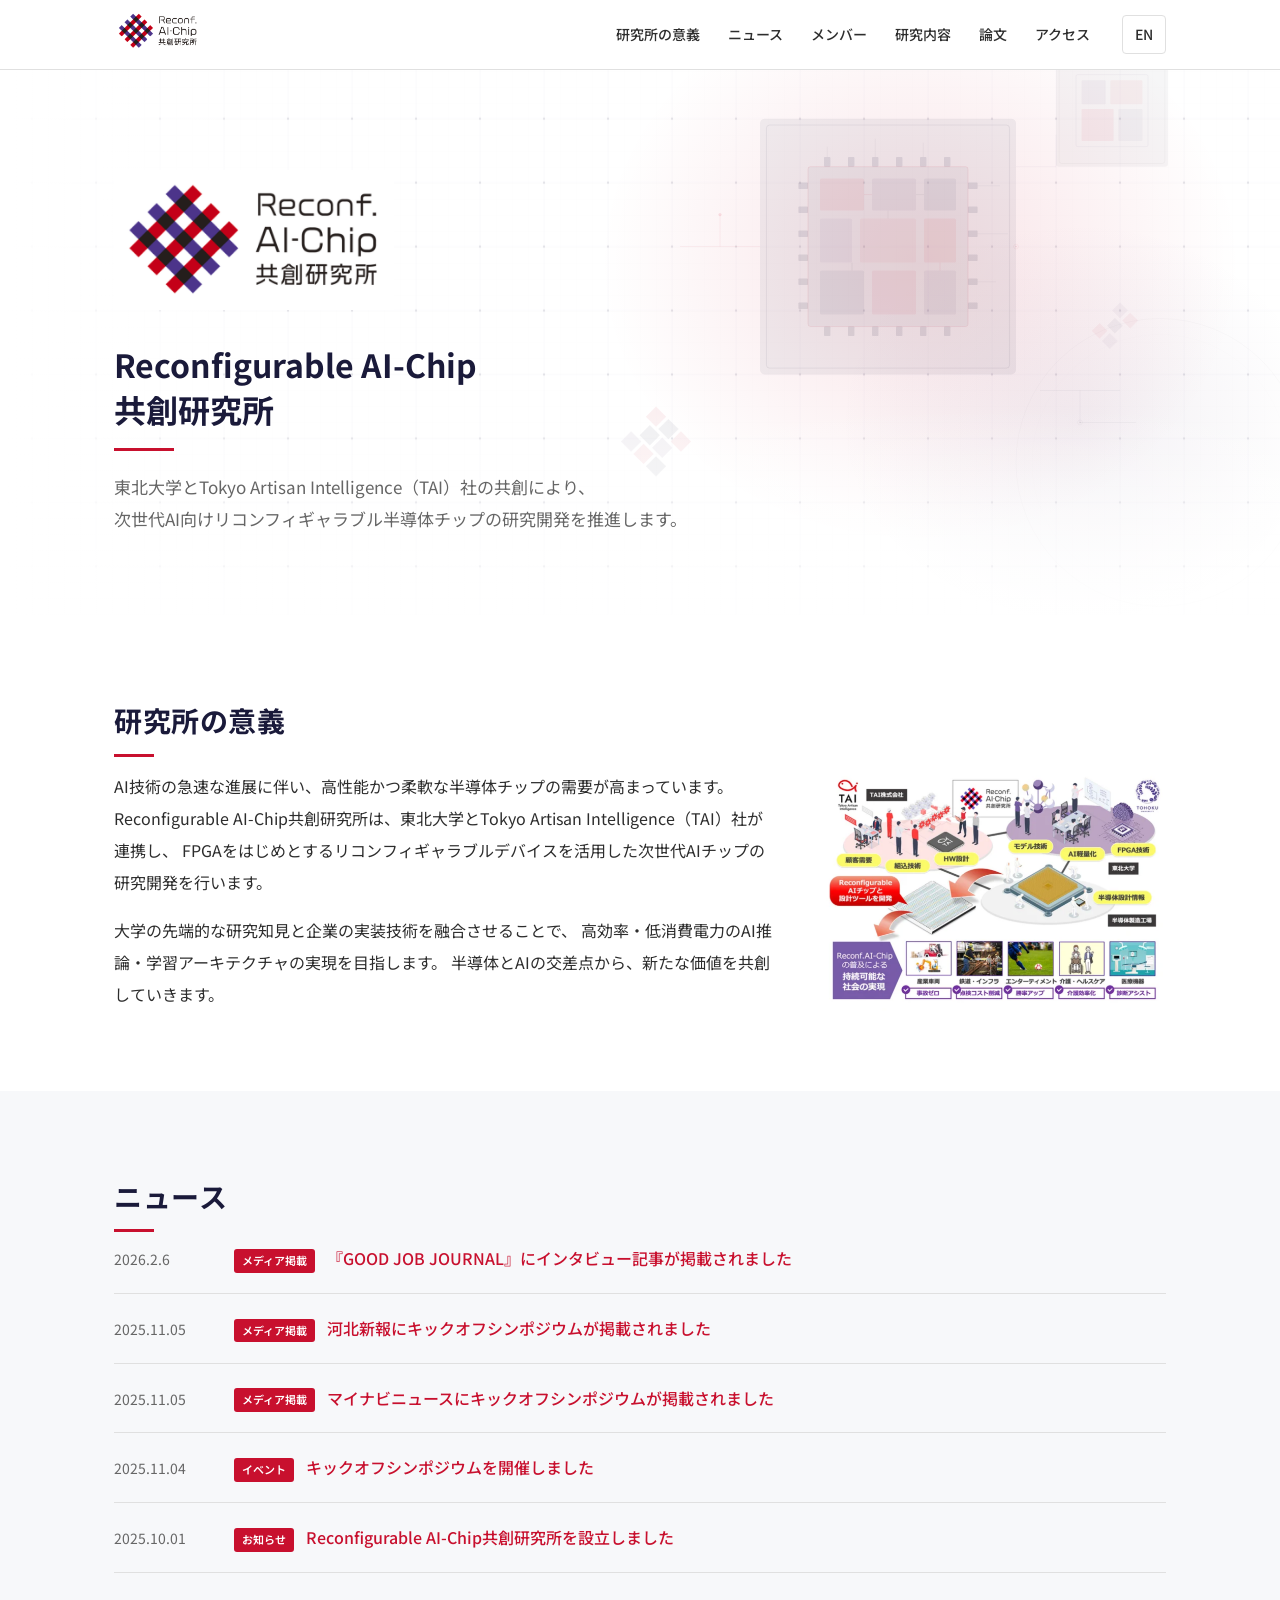
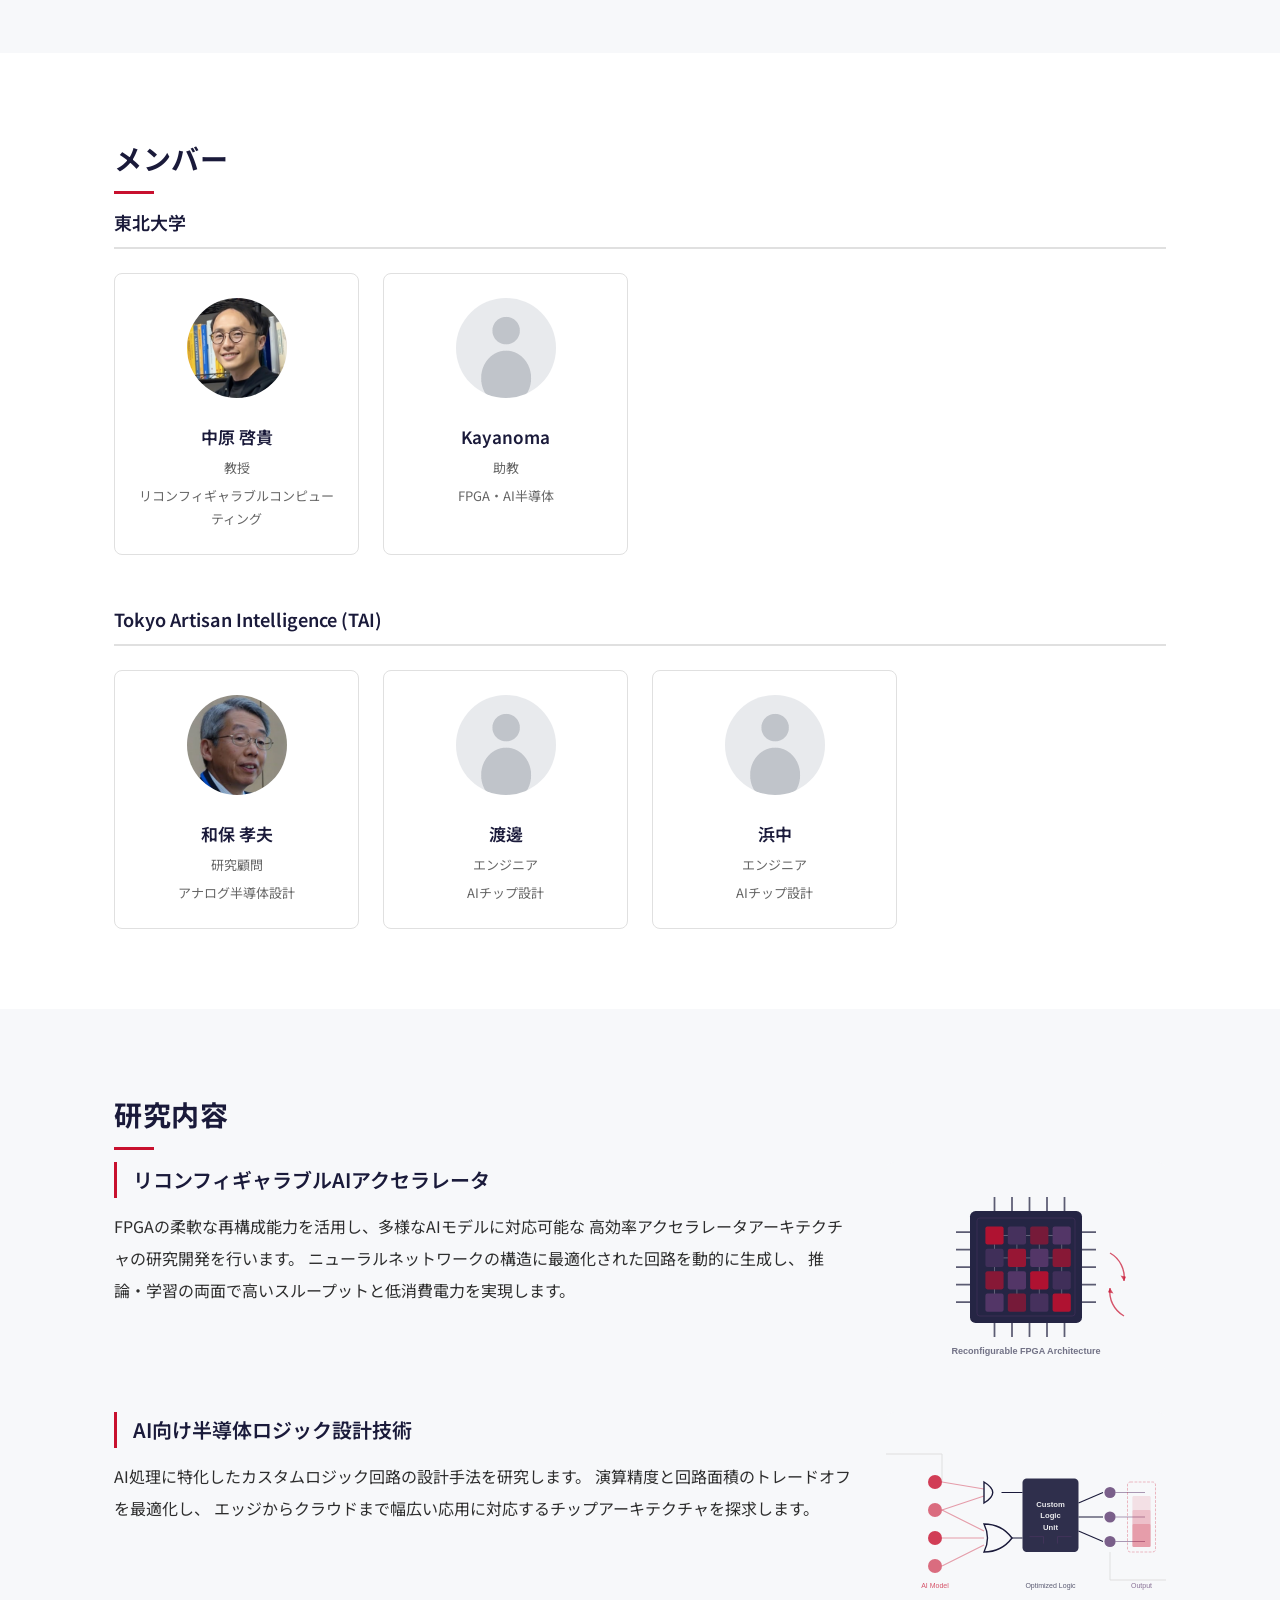
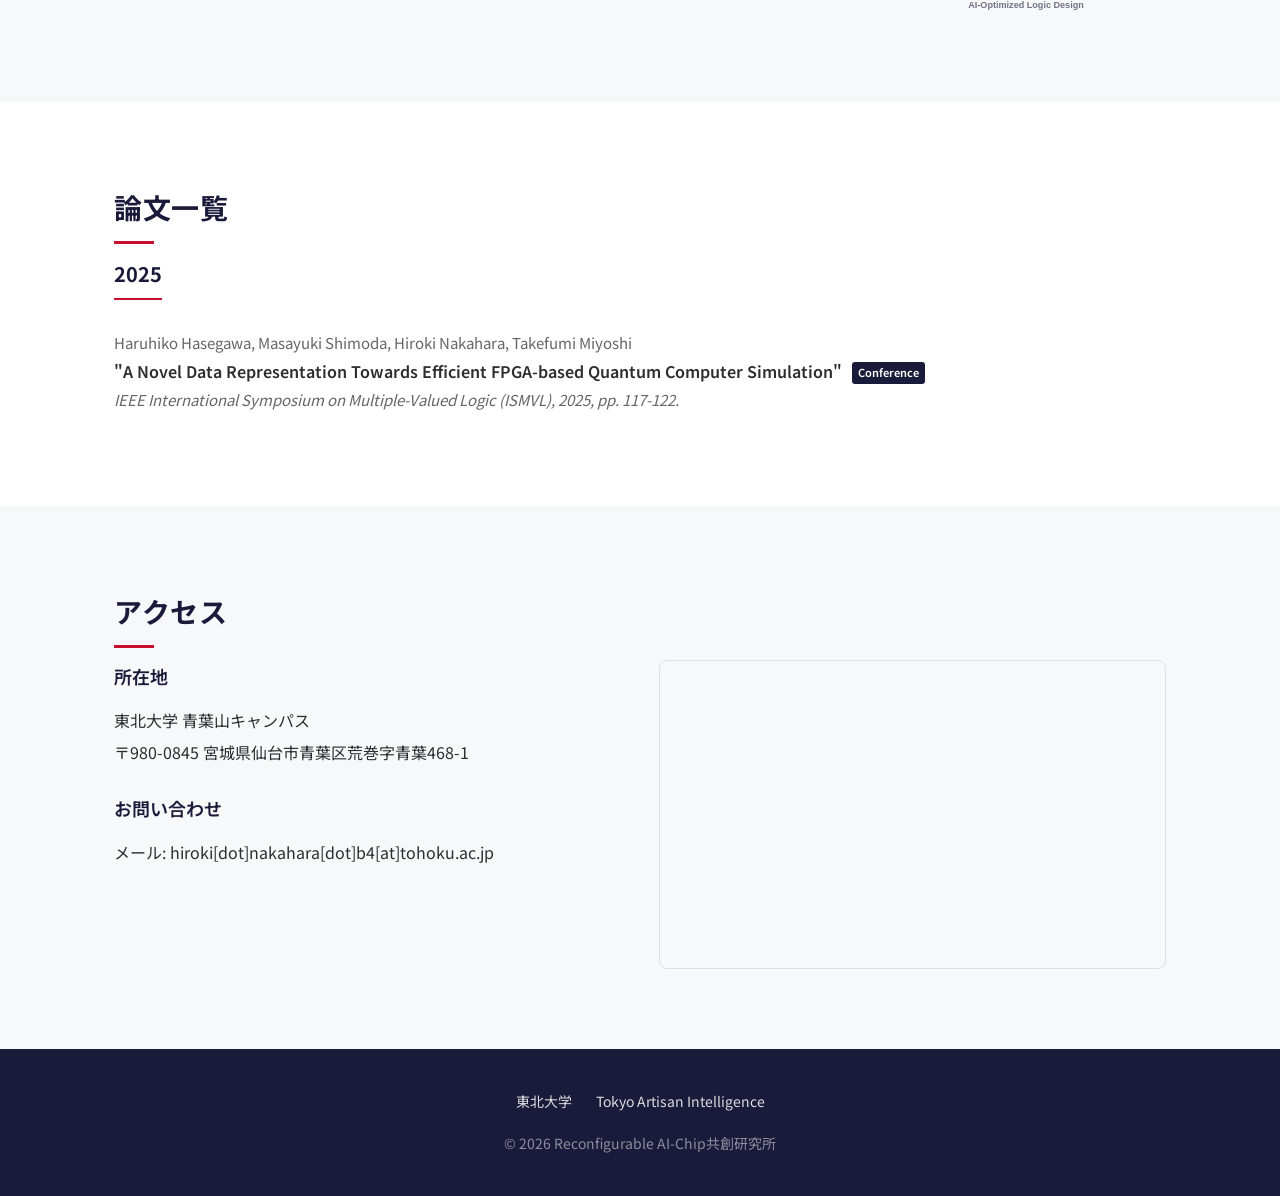
<file: index.html>
<!DOCTYPE html>
<html lang="ja">
<head>
  <meta charset="UTF-8">
  <meta name="viewport" content="width=device-width, initial-scale=1.0">
  <title>Reconfigurable AI-Chip共創研究所</title>
  <meta name="description" content="東北大学とTAI社によるReconfigurable AI-Chip共創研究所。AI向け半導体ロジックチップ・FPGAの研究を推進しています。">
  <meta property="og:title" content="Reconfigurable AI-Chip共創研究所">
  <meta property="og:description" content="東北大学とTAI社によるAI向け半導体ロジックチップ・FPGAの共創研究所">
  <meta property="og:type" content="website">
  <link rel="preconnect" href="https://fonts.googleapis.com">
  <link rel="preconnect" href="https://fonts.gstatic.com" crossorigin>
  <link href="https://fonts.googleapis.com/css2?family=Noto+Sans+JP:wght@400;500;600;700&family=Roboto:wght@400;500;700&display=swap" rel="stylesheet">
  <link rel="stylesheet" href="css/style.css">
</head>
<body>

  <!-- ========== Header ========== -->
  <header class="header">
    <div class="container">
      <a href="#" class="header-logo">
        <img src="images/logo.png" alt="Reconfigurable AI-Chip共創研究所">
      </a>
      <button class="hamburger" aria-label="メニューを開く">
        <span></span>
        <span></span>
        <span></span>
      </button>
      <nav class="nav">
        <a href="#about">研究所の意義</a>
        <a href="#news">ニュース</a>
        <a href="#members">メンバー</a>
        <a href="#research">研究内容</a>
        <a href="#publications">論文</a>
        <a href="#access">アクセス</a>
        <a href="index_en.html" class="lang-switch">EN</a>
      </nav>
    </div>
  </header>

  <!-- ========== Hero ========== -->
  <section id="hero" class="hero">
    <div class="container">
      <img src="images/logo.png" alt="Reconfigurable AI-Chip共創研究所" class="hero-logo">
      <h1>Reconfigurable AI-Chip<br>共創研究所</h1>
      <div class="hero-accent-line"></div>
      <p>東北大学とTokyo Artisan Intelligence（TAI）社の共創により、<br>
        次世代AI向けリコンフィギャラブル半導体チップの研究開発を推進します。</p>
    </div>
  </section>

  <!-- ========== About ========== -->
  <section id="about" class="section-padding">
    <div class="container">
      <h2 class="section-title">研究所の意義</h2>
      <div class="about-layout">
        <div class="about-content">
          <p>
            AI技術の急速な進展に伴い、高性能かつ柔軟な半導体チップの需要が高まっています。
            Reconfigurable AI-Chip共創研究所は、東北大学とTokyo Artisan Intelligence（TAI）社が連携し、
            FPGAをはじめとするリコンフィギャラブルデバイスを活用した次世代AIチップの研究開発を行います。
          </p>
          <p>
            大学の先端的な研究知見と企業の実装技術を融合させることで、
            高効率・低消費電力のAI推論・学習アーキテクチャの実現を目指します。
            半導体とAIの交差点から、新たな価値を共創していきます。
          </p>
        </div>
        <div class="about-illustration">
          <img src="images/research.png" alt="東北大学とTAI社の共創による半導体AI研究">
        </div>
      </div>
    </div>
  </section>

  <!-- ========== News ========== -->
  <section id="news" class="section-padding bg-alt">
    <div class="container">
      <h2 class="section-title">ニュース</h2>
      <ul class="news-list">

        <li class="news-item">
          <span class="news-date">2026.2.6</span>
          <span class="news-title">
            <span class="news-tag">メディア掲載</span>
            <a href="https://goodjobjournal.com/archives/5310">『GOOD JOB JOURNAL』にインタビュー記事が掲載されました</a>
          </span>
        </li>

        <li class="news-item">
          <span class="news-date">2025.11.05</span>
          <span class="news-title">
            <span class="news-tag">メディア掲載</span>
            <a href="https://kahoku.news/articles/20251104khn000062.html">河北新報にキックオフシンポジウムが掲載されました</a>
          </span>
        </li>

        <li class="news-item">
          <span class="news-date">2025.11.05</span>
          <span class="news-title">
            <span class="news-tag">メディア掲載</span>
            <a href="https://news.mynavi.jp/techplus/article/20251105-3625896/">マイナビニュースにキックオフシンポジウムが掲載されました</a>
          </span>
        </li>

        
        <li class="news-item">
          <span class="news-date">2025.11.04</span>
          <span class="news-title">
            <span class="news-tag">イベント</span>
            <a href="https://prtimes.jp/main/html/rd/p/000000031.000072103.html">キックオフシンポジウムを開催しました</a>
          </span>
        </li>
        <li class="news-item">
          <span class="news-date">2025.10.01</span>
          <span class="news-title">
            <span class="news-tag">お知らせ</span>
            <a href="https://prtimes.jp/main/html/rd/p/000000029.000072103.html">Reconfigurable AI-Chip共創研究所を設立しました</a>
          </span>
        </li>
        <!-- ニュースを追加する場合はここに <li class="news-item"> を追加してください -->
        <!-- 6件目以降は class="news-item hidden" にすると「もっと見る」で展開されます -->
      </ul>
      <!-- <button class="btn-more" data-label-more="もっと見る" data-label-less="閉じる">もっと見る</button> -->
    </div>
  </section>

  <!-- ========== Members ========== -->
  <section id="members" class="section-padding">
    <div class="container">
      <h2 class="section-title">メンバー</h2>

      <!-- 東北大学 -->
      <div class="members-group">
        <h3 class="members-group-title">東北大学</h3>
        <div class="members-grid">
          <div class="member-card">
            <img src="images/members/nakahara.png" alt="中原 啓貴" class="member-photo">
            <div class="member-name">中原 啓貴</div>
            <div class="member-role">教授</div>
            <div class="member-field">リコンフィギャラブルコンピューティング</div>
          </div>
          <div class="member-card">
            <img src="images/members/dummy.png" alt="Kayanoma" class="member-photo">
            <div class="member-name">Kayanoma</div>
            <div class="member-role">助教</div>
            <div class="member-field">FPGA・AI半導体</div>
          </div>
        </div>
      </div>

      <!-- TAI社 -->
      <div class="members-group">
        <h3 class="members-group-title">Tokyo Artisan Intelligence (TAI)</h3>
        <div class="members-grid">
          <div class="member-card">
            <img src="images/members/waho.png" alt="和保 孝夫" class="member-photo">
            <div class="member-name">和保 孝夫</div>
            <div class="member-role">研究顧問</div>
            <div class="member-field">アナログ半導体設計</div>
          </div>
          <div class="member-card">
            <img src="images/members/dummy.png" alt="渡邊" class="member-photo">
            <div class="member-name">渡邊</div>
            <div class="member-role">エンジニア</div>
            <div class="member-field">AIチップ設計</div>
          </div>
          <div class="member-card">
            <img src="images/members/dummy.png" alt="浜中" class="member-photo">
            <div class="member-name">浜中</div>
            <div class="member-role">エンジニア</div>
            <div class="member-field">AIチップ設計</div>
          </div>
        </div>
      </div>
    </div>
  </section>

  <!-- ========== Research ========== -->
  <section id="research" class="section-padding bg-alt">
    <div class="container">
      <h2 class="section-title">研究内容</h2>
      <div class="research-list">
        <div class="research-item">
          <div class="research-item-text">
            <h3>リコンフィギャラブルAIアクセラレータ</h3>
            <p>
              FPGAの柔軟な再構成能力を活用し、多様なAIモデルに対応可能な
              高効率アクセラレータアーキテクチャの研究開発を行います。
              ニューラルネットワークの構造に最適化された回路を動的に生成し、
              推論・学習の両面で高いスループットと低消費電力を実現します。
            </p>
          </div>
          <div class="research-item-image"><img src="images/research/accelerator.svg" alt="リコンフィギャラブルFPGAアーキテクチャの概念図"></div>
        </div>
        <div class="research-item">
          <div class="research-item-text">
            <h3>AI向け半導体ロジック設計技術</h3>
            <p>
              AI処理に特化したカスタムロジック回路の設計手法を研究します。
              演算精度と回路面積のトレードオフを最適化し、
              エッジからクラウドまで幅広い応用に対応するチップアーキテクチャを探求します。
            </p>
          </div>
          <div class="research-item-image"><img src="images/research/logic-design.svg" alt="AI最適化ロジック設計の概念図"></div>
        </div>
        <!-- 研究テーマを追加する場合はここに <div class="research-item"> を追加してください -->
      </div>
    </div>
  </section>

  <!-- ========== Publications ========== -->
  <section id="publications" class="section-padding">
    <div class="container">
      <h2 class="section-title">論文一覧</h2>

      <div class="pub-year-group">
        <div class="pub-year">2025</div>
        <ul class="pub-list">
          <li class="pub-item">
            <span class="pub-authors">Haruhiko Hasegawa, Masayuki Shimoda, Hiroki Nakahara, Takefumi Miyoshi</span><br>
            <span class="pub-title">"A Novel Data Representation Towards Efficient FPGA-based Quantum Computer Simulation"</span>
            <span class="pub-tag">Conference</span><br>
            <span class="pub-venue">IEEE International Symposium
on Multiple-Valued Logic (ISMVL), 2025, pp. 117-122.</span>
            <!-- <a href="https://doi.org/..." class="pub-link">[DOI]</a> -->
          </li>
          <!-- 論文を追加する場合はここに <li class="pub-item"> を追加してください -->
        </ul>
      </div>

      <!-- 年度を追加する場合は <div class="pub-year-group"> ブロックをコピーしてください -->
    </div>
  </section>

  <!-- ========== Access ========== -->
  <section id="access" class="section-padding bg-alt">
    <div class="container">
      <h2 class="section-title">アクセス</h2>
      <div class="access-content">
        <div class="access-info">
          <h3>所在地</h3>
          <p>
            東北大学 青葉山キャンパス<br>
            〒980-0845 宮城県仙台市青葉区荒巻字青葉468-1
          </p>
          <h3>お問い合わせ</h3>
          <p>
            メール: hiroki[dot]nakahara[dot]b4[at]tohoku.ac.jp
          </p>
        </div>
        <div class="access-map">
          <iframe
            src="https://www.google.com/maps/embed?pb=!1m18!1m12!1m3!1d3131.8484668267704!2d140.8362!3d38.2553!2m3!1f0!2f0!3f0!3m2!1i1024!2i768!4f13.1!3m3!1m2!1s0x5f8a283c4d8e1a1d%3A0x2d4e5f6a7b8c9d0e!2z5p2x5YyX5aSn5a2m6Z2S6JGJ5bGx44Kt44Oj44Oz44OR44K5!5e0!3m2!1sja!2sjp!4v1700000000000"
            allowfullscreen=""
            loading="lazy"
            referrerpolicy="no-referrer-when-downgrade">
          </iframe>
        </div>
      </div>
    </div>
  </section>

  <!-- ========== Footer ========== -->
  <footer class="footer">
    <div class="container">
      <div class="footer-links">
        <a href="https://www.tohoku.ac.jp/" target="_blank" rel="noopener">東北大学</a>
        <a href="#" target="_blank" rel="noopener">Tokyo Artisan Intelligence</a>
      </div>
      <p class="footer-copy">&copy; 2026 Reconfigurable AI-Chip共創研究所</p>
    </div>
  </footer>

  <script src="js/main.js"></script>
</body>
</html>
</file>
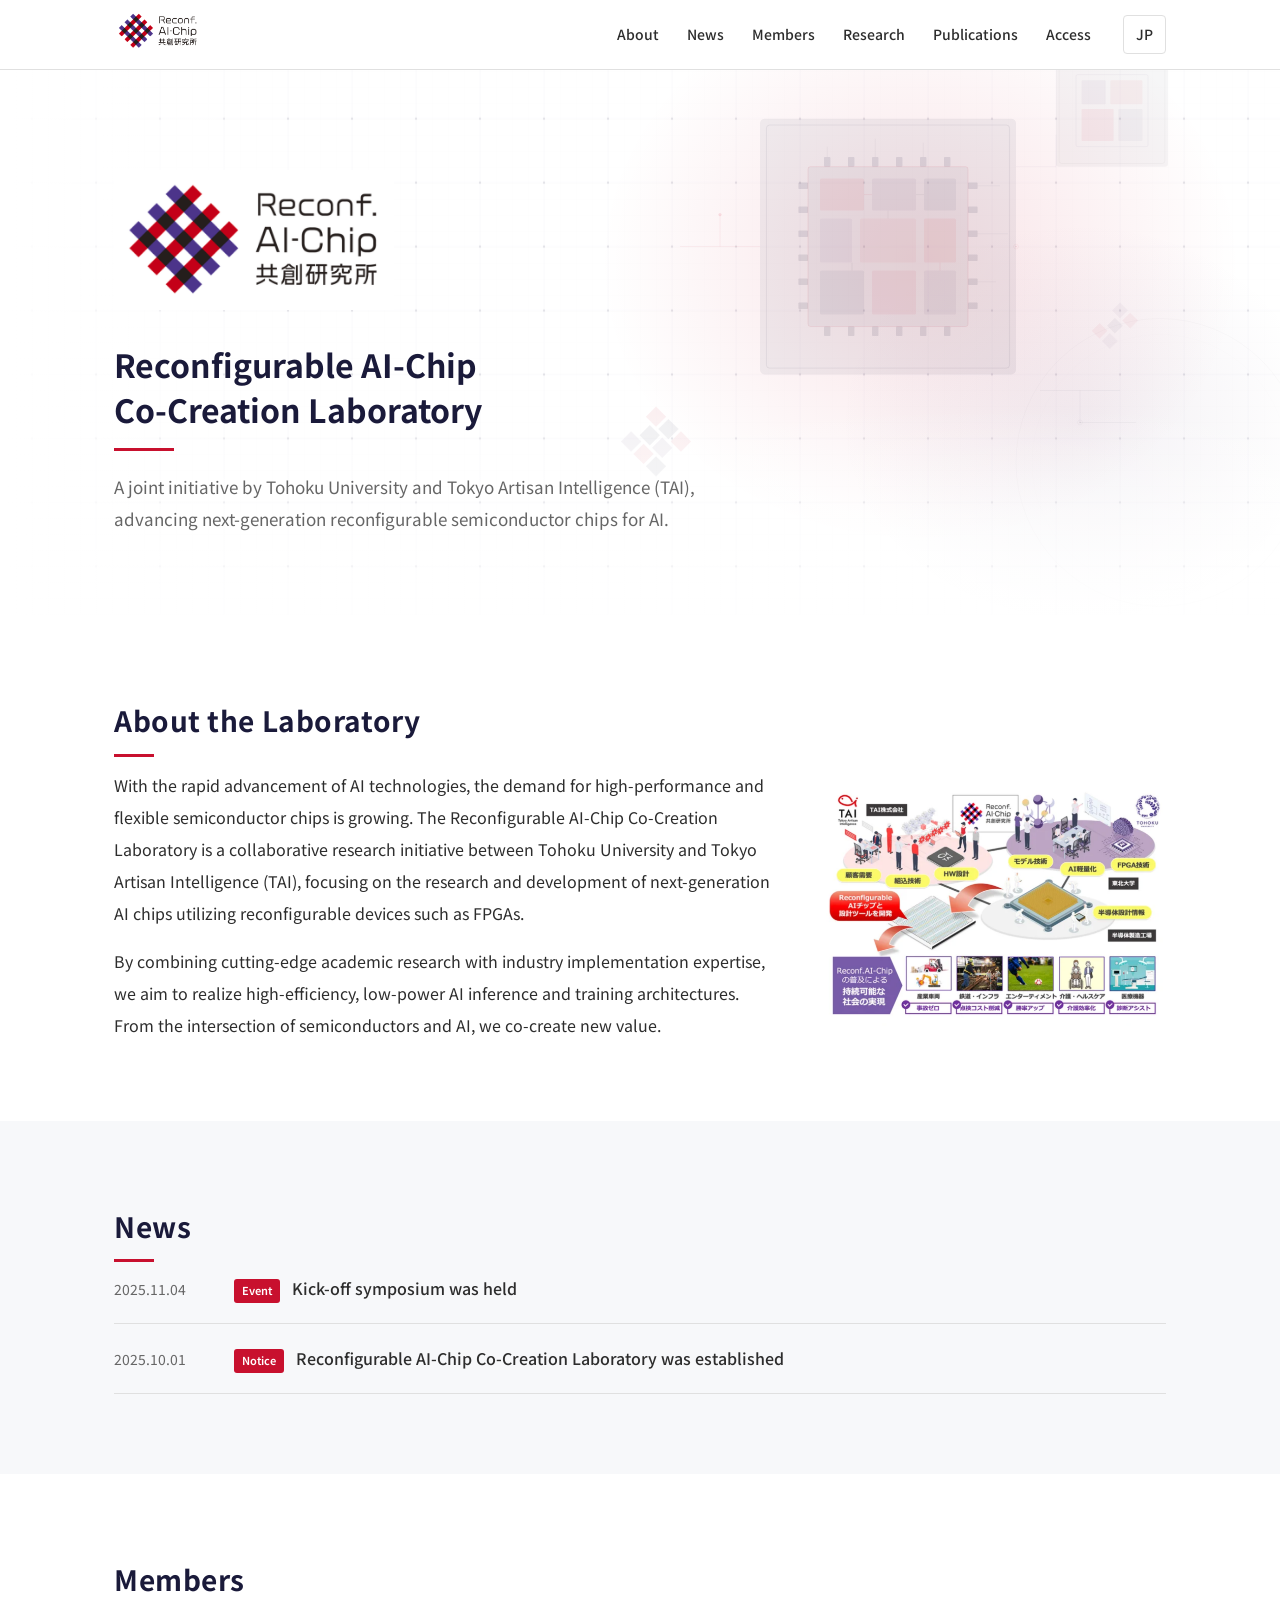
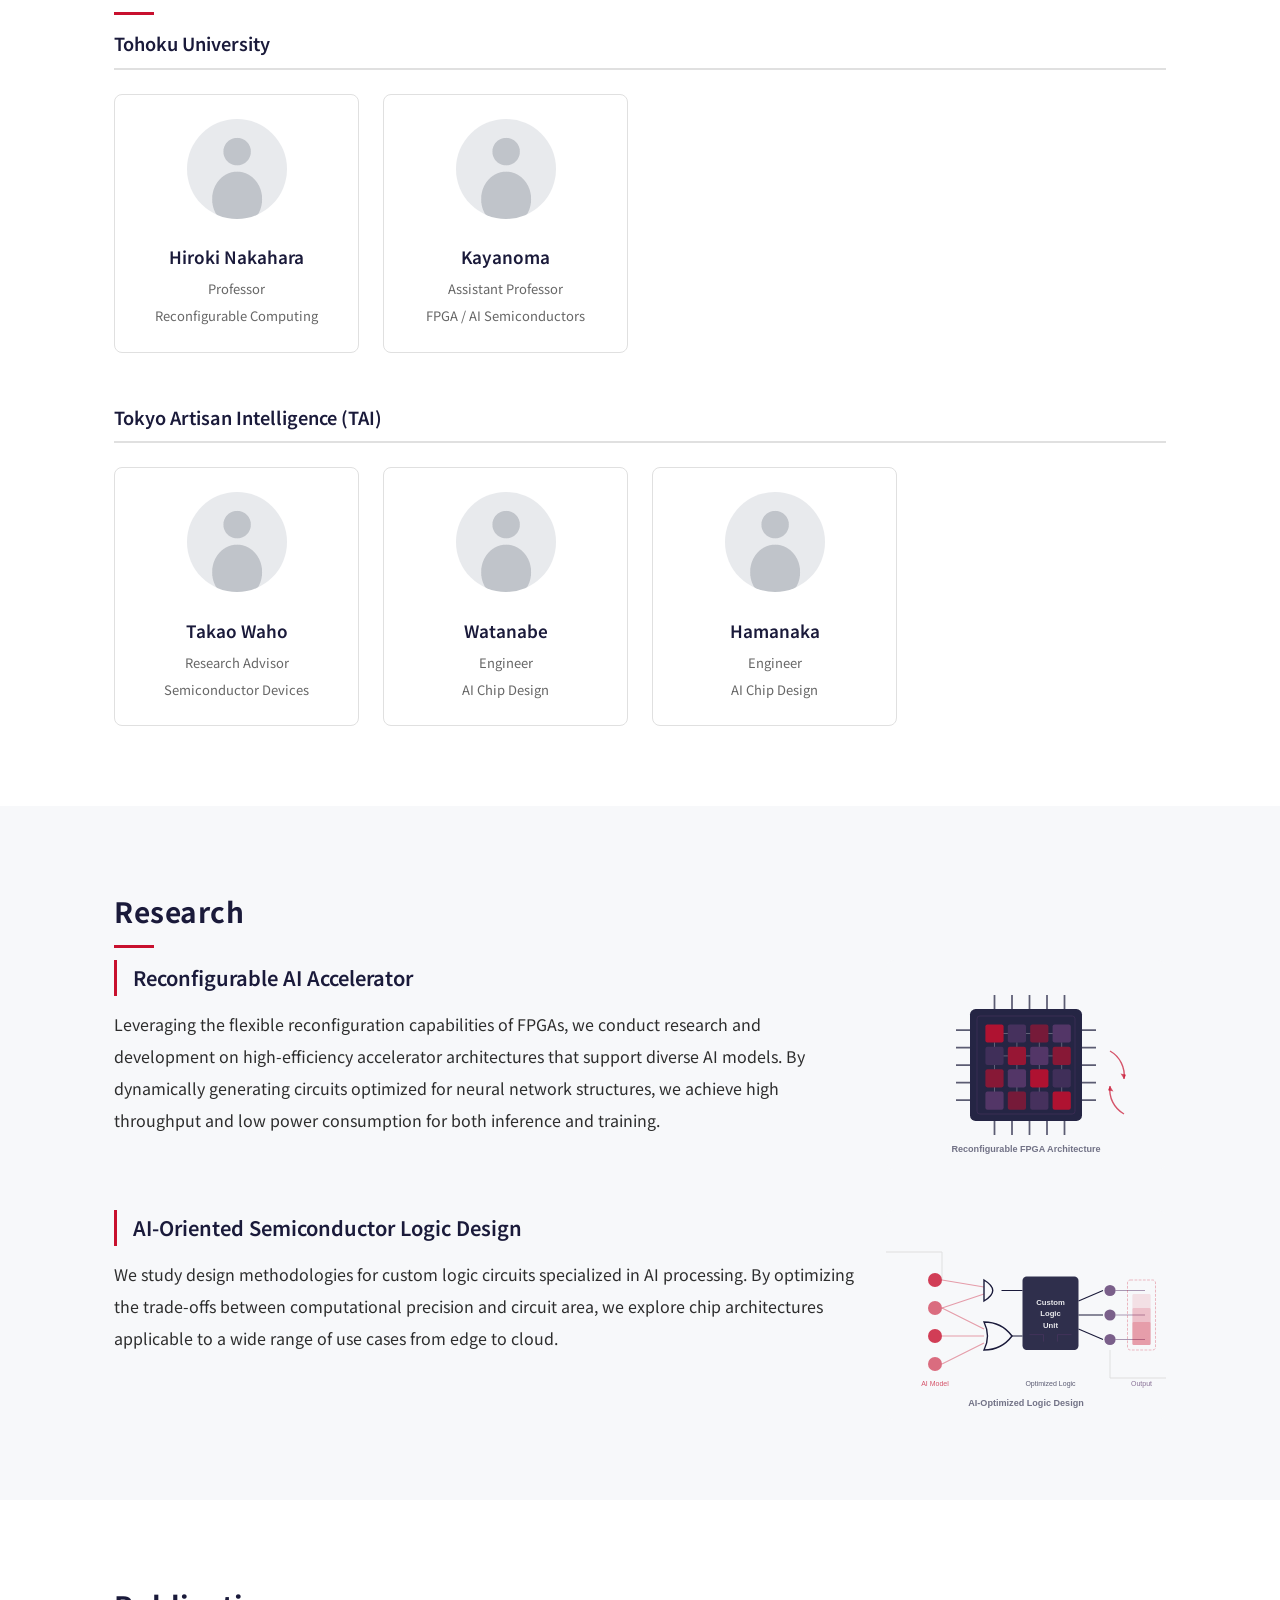
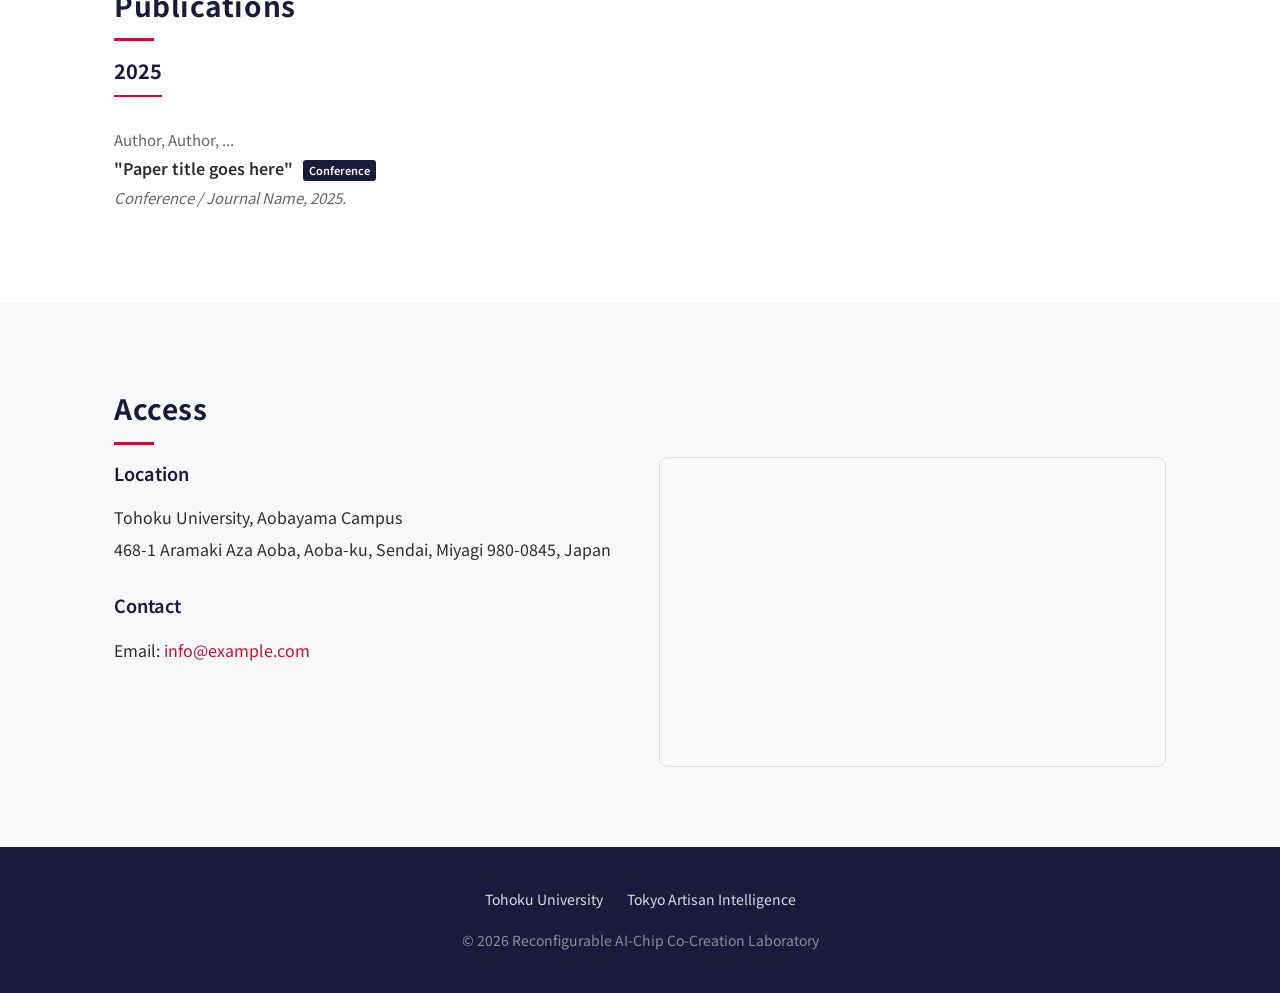
<file: index_en.html>
<!DOCTYPE html>
<html lang="en">
<head>
  <meta charset="UTF-8">
  <meta name="viewport" content="width=device-width, initial-scale=1.0">
  <title>Reconfigurable AI-Chip Co-Creation Laboratory</title>
  <meta name="description" content="Reconfigurable AI-Chip Co-Creation Laboratory by Tohoku University and TAI. Advancing research in AI semiconductor logic chips and FPGAs.">
  <meta property="og:title" content="Reconfigurable AI-Chip Co-Creation Laboratory">
  <meta property="og:description" content="Advancing research in AI semiconductor logic chips and FPGAs">
  <meta property="og:type" content="website">
  <link rel="preconnect" href="https://fonts.googleapis.com">
  <link rel="preconnect" href="https://fonts.gstatic.com" crossorigin>
  <link href="https://fonts.googleapis.com/css2?family=Noto+Sans+JP:wght@400;500;600;700&family=Roboto:wght@400;500;700&display=swap" rel="stylesheet">
  <link rel="stylesheet" href="css/style.css">
</head>
<body>

  <!-- ========== Header ========== -->
  <header class="header">
    <div class="container">
      <a href="#" class="header-logo">
        <img src="images/logo.png" alt="Reconfigurable AI-Chip Co-Creation Laboratory">
      </a>
      <button class="hamburger" aria-label="Open menu">
        <span></span>
        <span></span>
        <span></span>
      </button>
      <nav class="nav">
        <a href="#about">About</a>
        <a href="#news">News</a>
        <a href="#members">Members</a>
        <a href="#research">Research</a>
        <a href="#publications">Publications</a>
        <a href="#access">Access</a>
        <a href="index.html" class="lang-switch">JP</a>
      </nav>
    </div>
  </header>

  <!-- ========== Hero ========== -->
  <section id="hero" class="hero">
    <div class="container">
      <img src="images/logo.png" alt="Reconfigurable AI-Chip Co-Creation Laboratory" class="hero-logo">
      <h1>Reconfigurable AI-Chip<br>Co-Creation Laboratory</h1>
      <div class="hero-accent-line"></div>
      <p>A joint initiative by Tohoku University and Tokyo Artisan Intelligence (TAI),<br>
        advancing next-generation reconfigurable semiconductor chips for AI.</p>
    </div>
  </section>

  <!-- ========== About ========== -->
  <section id="about" class="section-padding">
    <div class="container">
      <h2 class="section-title">About the Laboratory</h2>
      <div class="about-layout">
        <div class="about-content">
          <p>
            With the rapid advancement of AI technologies, the demand for high-performance and flexible semiconductor chips is growing.
            The Reconfigurable AI-Chip Co-Creation Laboratory is a collaborative research initiative between Tohoku University and
            Tokyo Artisan Intelligence (TAI), focusing on the research and development of next-generation AI chips
            utilizing reconfigurable devices such as FPGAs.
          </p>
          <p>
            By combining cutting-edge academic research with industry implementation expertise,
            we aim to realize high-efficiency, low-power AI inference and training architectures.
            From the intersection of semiconductors and AI, we co-create new value.
          </p>
        </div>
        <div class="about-illustration">
          <img src="images/research.png" alt="University-industry co-creation for semiconductor AI research">
        </div>
      </div>
    </div>
  </section>

  <!-- ========== News ========== -->
  <section id="news" class="section-padding bg-alt">
    <div class="container">
      <h2 class="section-title">News</h2>
      <ul class="news-list">
        <li class="news-item">
          <span class="news-date">2025.11.04</span>
          <span class="news-title">
            <span class="news-tag">Event</span>
            Kick-off symposium was held
          </span>
        </li>
        <li class="news-item">
          <span class="news-date">2025.10.01</span>
          <span class="news-title">
            <span class="news-tag">Notice</span>
            Reconfigurable AI-Chip Co-Creation Laboratory was established
          </span>
        </li>
        <!-- To add news, insert a <li class="news-item"> here -->
        <!-- Items from the 6th onward: use class="news-item hidden" to enable "Show more" expansion -->
      </ul>
      <!-- <button class="btn-more" data-label-more="Show more" data-label-less="Close">Show more</button> -->
    </div>
  </section>

  <!-- ========== Members ========== -->
  <section id="members" class="section-padding">
    <div class="container">
      <h2 class="section-title">Members</h2>

      <!-- Tohoku University -->
      <div class="members-group">
        <h3 class="members-group-title">Tohoku University</h3>
        <div class="members-grid">
          <div class="member-card">
            <img src="images/members/dummy.png" alt="Hiroki Nakahara" class="member-photo">
            <div class="member-name">Hiroki Nakahara</div>
            <div class="member-role">Professor</div>
            <div class="member-field">Reconfigurable Computing</div>
          </div>
          <div class="member-card">
            <img src="images/members/dummy.png" alt="Kayanoma" class="member-photo">
            <div class="member-name">Kayanoma</div>
            <div class="member-role">Assistant Professor</div>
            <div class="member-field">FPGA / AI Semiconductors</div>
          </div>
        </div>
      </div>

      <!-- TAI -->
      <div class="members-group">
        <h3 class="members-group-title">Tokyo Artisan Intelligence (TAI)</h3>
        <div class="members-grid">
          <div class="member-card">
            <img src="images/members/dummy.png" alt="Takao Waho" class="member-photo">
            <div class="member-name">Takao Waho</div>
            <div class="member-role">Research Advisor</div>
            <div class="member-field">Semiconductor Devices</div>
          </div>
          <div class="member-card">
            <img src="images/members/dummy.png" alt="Watanabe" class="member-photo">
            <div class="member-name">Watanabe</div>
            <div class="member-role">Engineer</div>
            <div class="member-field">AI Chip Design</div>
          </div>
          <div class="member-card">
            <img src="images/members/dummy.png" alt="Hamanaka" class="member-photo">
            <div class="member-name">Hamanaka</div>
            <div class="member-role">Engineer</div>
            <div class="member-field">AI Chip Design</div>
          </div>
        </div>
      </div>
    </div>
  </section>

  <!-- ========== Research ========== -->
  <section id="research" class="section-padding bg-alt">
    <div class="container">
      <h2 class="section-title">Research</h2>
      <div class="research-list">
        <div class="research-item">
          <div class="research-item-text">
            <h3>Reconfigurable AI Accelerator</h3>
            <p>
              Leveraging the flexible reconfiguration capabilities of FPGAs, we conduct research and development
              on high-efficiency accelerator architectures that support diverse AI models.
              By dynamically generating circuits optimized for neural network structures,
              we achieve high throughput and low power consumption for both inference and training.
            </p>
          </div>
          <div class="research-item-image"><img src="images/research/accelerator.svg" alt="Reconfigurable FPGA architecture concept"></div>
        </div>
        <div class="research-item">
          <div class="research-item-text">
            <h3>AI-Oriented Semiconductor Logic Design</h3>
            <p>
              We study design methodologies for custom logic circuits specialized in AI processing.
              By optimizing the trade-offs between computational precision and circuit area,
              we explore chip architectures applicable to a wide range of use cases from edge to cloud.
            </p>
          </div>
          <div class="research-item-image"><img src="images/research/logic-design.svg" alt="AI-optimized logic design concept"></div>
        </div>
        <!-- To add a research theme, insert a <div class="research-item"> here -->
      </div>
    </div>
  </section>

  <!-- ========== Publications ========== -->
  <section id="publications" class="section-padding">
    <div class="container">
      <h2 class="section-title">Publications</h2>

      <div class="pub-year-group">
        <div class="pub-year">2025</div>
        <ul class="pub-list">
          <li class="pub-item">
            <span class="pub-authors">Author, Author, ...</span><br>
            <span class="pub-title">"Paper title goes here"</span>
            <span class="pub-tag">Conference</span><br>
            <span class="pub-venue">Conference / Journal Name, 2025.</span>
            <!-- <a href="https://doi.org/..." class="pub-link">[DOI]</a> -->
          </li>
          <!-- To add a publication, insert a <li class="pub-item"> here -->
        </ul>
      </div>

      <!-- To add a year group, copy the <div class="pub-year-group"> block -->
    </div>
  </section>

  <!-- ========== Access ========== -->
  <section id="access" class="section-padding bg-alt">
    <div class="container">
      <h2 class="section-title">Access</h2>
      <div class="access-content">
        <div class="access-info">
          <h3>Location</h3>
          <p>
            Tohoku University, Aobayama Campus<br>
            468-1 Aramaki Aza Aoba, Aoba-ku, Sendai, Miyagi 980-0845, Japan
          </p>
          <h3>Contact</h3>
          <p>
            Email: <a href="mailto:info@example.com">info@example.com</a>
          </p>
        </div>
        <div class="access-map">
          <iframe
            src="https://www.google.com/maps/embed?pb=!1m18!1m12!1m3!1d3131.8484668267704!2d140.8362!3d38.2553!2m3!1f0!2f0!3f0!3m2!1i1024!2i768!4f13.1!3m3!1m2!1s0x5f8a283c4d8e1a1d%3A0x2d4e5f6a7b8c9d0e!2z5p2x5YyX5aSn5a2m6Z2S6JGJ5bGx44Kt44Oj44Oz44OR44K5!5e0!3m2!1sen!2sjp!4v1700000000000"
            allowfullscreen=""
            loading="lazy"
            referrerpolicy="no-referrer-when-downgrade">
          </iframe>
        </div>
      </div>
    </div>
  </section>

  <!-- ========== Footer ========== -->
  <footer class="footer">
    <div class="container">
      <div class="footer-links">
        <a href="https://www.tohoku.ac.jp/en/" target="_blank" rel="noopener">Tohoku University</a>
        <a href="#" target="_blank" rel="noopener">Tokyo Artisan Intelligence</a>
      </div>
      <p class="footer-copy">&copy; 2026 Reconfigurable AI-Chip Co-Creation Laboratory</p>
    </div>
  </footer>

  <script src="js/main.js"></script>
</body>
</html>
</file>
<file: css/style.css>
/* ============================================
   Reconfigurable AI-Chip共創研究所 - Stylesheet
   ============================================ */

/* --- CSS Variables --- */
:root {
  --color-primary: #c8102e;
  --color-secondary: #1a1a3a;
  --color-tertiary: #5c3a6e;
  --color-bg: #ffffff;
  --color-bg-alt: #f7f8fa;
  --color-text: #2d2d2d;
  --color-text-muted: #666666;
  --color-border: #e0e0e0;
  --font-body: "Noto Sans JP", "Roboto", sans-serif;
  --max-width: 1100px;
  --header-height: 70px;
}

/* --- Reset & Base --- */
*,
*::before,
*::after {
  margin: 0;
  padding: 0;
  box-sizing: border-box;
}

html {
  scroll-behavior: smooth;
  scroll-padding-top: var(--header-height);
}

body {
  font-family: var(--font-body);
  color: var(--color-text);
  background: var(--color-bg);
  line-height: 1.8;
  font-size: 16px;
  -webkit-font-smoothing: antialiased;
}

a {
  color: var(--color-primary);
  text-decoration: none;
  transition: opacity 0.2s;
}

a:hover {
  opacity: 0.7;
}

img {
  max-width: 100%;
  height: auto;
}

/* --- Utility --- */
.container {
  max-width: var(--max-width);
  margin: 0 auto;
  padding: 0 24px;
}

.section-title {
  font-size: 1.75rem;
  font-weight: 700;
  color: var(--color-secondary);
  margin-bottom: 12px;
  letter-spacing: 0.02em;
}

.section-title::after {
  content: "";
  display: block;
  width: 40px;
  height: 3px;
  background: var(--color-primary);
  margin-top: 8px;
}

.section-padding {
  padding: 80px 0;
}

.bg-alt {
  background: var(--color-bg-alt);
}

/* ============================================
   Header / Navigation
   ============================================ */
.header {
  position: sticky;
  top: 0;
  z-index: 1000;
  background: var(--color-bg);
  border-bottom: 1px solid var(--color-border);
  height: var(--header-height);
}

.header .container {
  display: flex;
  align-items: center;
  justify-content: space-between;
  height: 100%;
}

.header-logo img {
  height: 44px;
  width: auto;
}

.nav {
  display: flex;
  align-items: center;
  gap: 4px;
}

.nav a {
  color: var(--color-text);
  font-size: 0.875rem;
  font-weight: 500;
  padding: 6px 12px;
  border-radius: 4px;
  transition: background 0.2s, color 0.2s;
  white-space: nowrap;
}

.nav a:hover,
.nav a.active {
  background: var(--color-bg-alt);
  color: var(--color-primary);
  opacity: 1;
}

.lang-switch {
  display: inline-flex;
  align-items: center;
  gap: 4px;
  margin-left: 16px;
  padding: 4px 12px;
  border: 1px solid var(--color-border);
  border-radius: 4px;
  font-size: 0.8125rem;
  font-weight: 600;
  color: var(--color-secondary);
  transition: border-color 0.2s;
}

.lang-switch:hover {
  border-color: var(--color-primary);
  color: var(--color-primary);
  opacity: 1;
}

/* Hamburger */
.hamburger {
  display: none;
  flex-direction: column;
  gap: 5px;
  background: none;
  border: none;
  cursor: pointer;
  padding: 8px;
}

.hamburger span {
  display: block;
  width: 22px;
  height: 2px;
  background: var(--color-secondary);
  border-radius: 1px;
  transition: transform 0.3s, opacity 0.3s;
}

.hamburger.open span:nth-child(1) {
  transform: translateY(7px) rotate(45deg);
}

.hamburger.open span:nth-child(2) {
  opacity: 0;
}

.hamburger.open span:nth-child(3) {
  transform: translateY(-7px) rotate(-45deg);
}

/* ============================================
   Hero Section
   ============================================ */
.hero {
  position: relative;
  padding: 100px 0 80px;
  background: var(--color-bg);
  background-image: url("../images/hero-bg.svg");
  background-size: cover;
  background-position: center;
  background-repeat: no-repeat;
  overflow: hidden;
}

.hero .container {
  position: relative;
  z-index: 1;
}

.hero-logo {
  width: 280px;
  margin-bottom: 24px;
}

.hero h1 {
  font-size: 2rem;
  font-weight: 700;
  color: var(--color-secondary);
  line-height: 1.4;
  margin-bottom: 16px;
}

.hero-accent-line {
  width: 60px;
  height: 3px;
  background: var(--color-primary);
  margin-bottom: 20px;
}

.hero p {
  font-size: 1.0625rem;
  color: var(--color-text-muted);
  max-width: 640px;
  line-height: 1.9;
}

/* ============================================
   About Section
   ============================================ */
.about-layout {
  display: flex;
  gap: 48px;
  align-items: center;
}

.about-content {
  flex: 1;
  line-height: 2;
}

.about-content p + p {
  margin-top: 16px;
}

.about-illustration {
  width: 340px;
  flex-shrink: 0;
}

.about-illustration img {
  width: 100%;
  display: block;
}

/* ============================================
   News Section
   ============================================ */
.news-list {
  list-style: none;
}

.news-item {
  padding: 20px 0;
  border-bottom: 1px solid var(--color-border);
  display: flex;
  gap: 20px;
  align-items: baseline;
}

.news-item:first-child {
  padding-top: 0;
}

.news-date {
  font-size: 0.875rem;
  color: var(--color-text-muted);
  white-space: nowrap;
  min-width: 100px;
}

.news-tag {
  display: inline-block;
  font-size: 0.6875rem;
  font-weight: 600;
  padding: 2px 8px;
  border-radius: 3px;
  background: var(--color-primary);
  color: #fff;
  margin-right: 8px;
  vertical-align: middle;
}

.news-title {
  font-weight: 500;
}

.news-item.hidden {
  display: none;
}

.btn-more {
  display: inline-block;
  margin-top: 24px;
  padding: 8px 24px;
  border: 1px solid var(--color-border);
  border-radius: 4px;
  font-size: 0.875rem;
  color: var(--color-text);
  cursor: pointer;
  background: none;
  font-family: var(--font-body);
  transition: border-color 0.2s, color 0.2s;
}

.btn-more:hover {
  border-color: var(--color-primary);
  color: var(--color-primary);
}

/* ============================================
   Members Section
   ============================================ */
.members-group + .members-group {
  margin-top: 48px;
}

.members-group-title {
  font-size: 1.125rem;
  font-weight: 600;
  color: var(--color-secondary);
  margin-bottom: 24px;
  padding-bottom: 8px;
  border-bottom: 2px solid var(--color-border);
}

.members-grid {
  display: grid;
  grid-template-columns: repeat(auto-fill, minmax(220px, 1fr));
  gap: 24px;
}

.member-card {
  background: var(--color-bg);
  border: 1px solid var(--color-border);
  border-radius: 8px;
  padding: 24px;
  text-align: center;
  transition: box-shadow 0.2s;
}

.member-card:hover {
  box-shadow: 0 4px 16px rgba(0, 0, 0, 0.06);
}

.member-photo {
  width: 100px;
  height: 100px;
  border-radius: 50%;
  object-fit: cover;
  margin-bottom: 16px;
  background: var(--color-bg-alt);
}

/* Placeholder when no photo */
.member-photo-placeholder {
  width: 100px;
  height: 100px;
  border-radius: 50%;
  background: var(--color-bg-alt);
  margin: 0 auto 16px;
  display: flex;
  align-items: center;
  justify-content: center;
  color: var(--color-text-muted);
  font-size: 2rem;
}

.member-name {
  font-size: 1.0625rem;
  font-weight: 600;
  color: var(--color-secondary);
  margin-bottom: 4px;
}

.member-role {
  font-size: 0.8125rem;
  color: var(--color-text-muted);
}

.member-field {
  font-size: 0.8125rem;
  color: var(--color-text-muted);
  margin-top: 4px;
}

/* ============================================
   Research Section
   ============================================ */
.research-list {
  display: flex;
  flex-direction: column;
  gap: 40px;
}

.research-item {
  display: flex;
  gap: 32px;
  align-items: flex-start;
}

.research-item-text {
  flex: 1;
}

.research-item-text h3 {
  font-size: 1.25rem;
  font-weight: 600;
  color: var(--color-secondary);
  margin-bottom: 12px;
  padding-left: 16px;
  border-left: 3px solid var(--color-primary);
}

.research-item-text p {
  line-height: 2;
}

.research-item-image {
  width: 280px;
  flex-shrink: 0;
  border-radius: 8px;
  overflow: hidden;
}

.research-item-image img {
  width: 100%;
  display: block;
}

/* ============================================
   Publications Section
   ============================================ */
.pub-year-group + .pub-year-group {
  margin-top: 36px;
}

.pub-year {
  font-size: 1.25rem;
  font-weight: 700;
  color: var(--color-secondary);
  margin-bottom: 16px;
  padding-bottom: 6px;
  border-bottom: 2px solid var(--color-primary);
  display: inline-block;
}

.pub-list {
  list-style: none;
}

.pub-item {
  padding: 12px 0;
  border-bottom: 1px solid var(--color-border);
  line-height: 1.8;
}

.pub-item:last-child {
  border-bottom: none;
}

.pub-authors {
  font-size: 0.9375rem;
  color: var(--color-text-muted);
}

.pub-title {
  font-weight: 600;
  color: var(--color-text);
}

.pub-venue {
  font-size: 0.9375rem;
  font-style: italic;
  color: var(--color-text-muted);
}

.pub-tag {
  display: inline-block;
  font-size: 0.6875rem;
  font-weight: 600;
  padding: 1px 6px;
  border-radius: 3px;
  background: var(--color-secondary);
  color: #fff;
  margin-left: 6px;
  vertical-align: middle;
}

.pub-link {
  font-size: 0.875rem;
  margin-left: 8px;
}

/* ============================================
   Access Section
   ============================================ */
.access-content {
  display: flex;
  gap: 40px;
  align-items: flex-start;
}

.access-info {
  flex: 1;
}

.access-info h3 {
  font-size: 1.125rem;
  font-weight: 600;
  color: var(--color-secondary);
  margin-bottom: 12px;
}

.access-info p {
  line-height: 2;
}

.access-info p + h3 {
  margin-top: 24px;
}

.access-map {
  flex: 1;
  min-height: 300px;
  border-radius: 8px;
  overflow: hidden;
  border: 1px solid var(--color-border);
}

.access-map iframe {
  width: 100%;
  height: 300px;
  border: none;
}

/* ============================================
   Footer
   ============================================ */
.footer {
  background: var(--color-secondary);
  color: rgba(255, 255, 255, 0.7);
  padding: 40px 0;
  font-size: 0.875rem;
  text-align: center;
}

.footer a {
  color: rgba(255, 255, 255, 0.85);
}

.footer a:hover {
  color: #fff;
  opacity: 1;
}

.footer-links {
  margin-bottom: 16px;
  display: flex;
  justify-content: center;
  gap: 24px;
  flex-wrap: wrap;
}

.footer-copy {
  color: rgba(255, 255, 255, 0.5);
}

/* ============================================
   Responsive
   ============================================ */

/* Tablet */
@media (max-width: 1023px) {
  .hero-logo {
    width: 220px;
  }

  .hero h1 {
    font-size: 1.75rem;
  }

  .about-layout {
    flex-direction: column;
  }

  .about-illustration {
    width: 100%;
    max-width: 340px;
  }

  .research-item {
    flex-direction: column;
  }

  .research-item-image {
    width: 100%;
    max-width: 400px;
  }

  .access-content {
    flex-direction: column;
  }

  .access-map {
    width: 100%;
  }
}

/* Mobile */
@media (max-width: 767px) {
  :root {
    --header-height: 60px;
  }

  .hamburger {
    display: flex;
  }

  .nav {
    display: none;
    position: absolute;
    top: var(--header-height);
    left: 0;
    right: 0;
    background: var(--color-bg);
    flex-direction: column;
    padding: 16px 24px;
    border-bottom: 1px solid var(--color-border);
    box-shadow: 0 4px 12px rgba(0, 0, 0, 0.05);
  }

  .nav.open {
    display: flex;
  }

  .nav a {
    padding: 10px 0;
    font-size: 0.9375rem;
  }

  .lang-switch {
    margin-left: 0;
    margin-top: 8px;
    align-self: flex-start;
  }

  .hero {
    padding: 60px 0 50px;
  }

  .hero-logo {
    width: 200px;
  }

  .hero h1 {
    font-size: 1.5rem;
  }

  .section-padding {
    padding: 50px 0;
  }

  .section-title {
    font-size: 1.375rem;
  }

  .news-item {
    flex-direction: column;
    gap: 4px;
  }

  .members-grid {
    grid-template-columns: repeat(auto-fill, minmax(160px, 1fr));
    gap: 16px;
  }

  .member-card {
    padding: 16px;
  }

  .member-photo,
  .member-photo-placeholder {
    width: 80px;
    height: 80px;
  }
}
</file>
